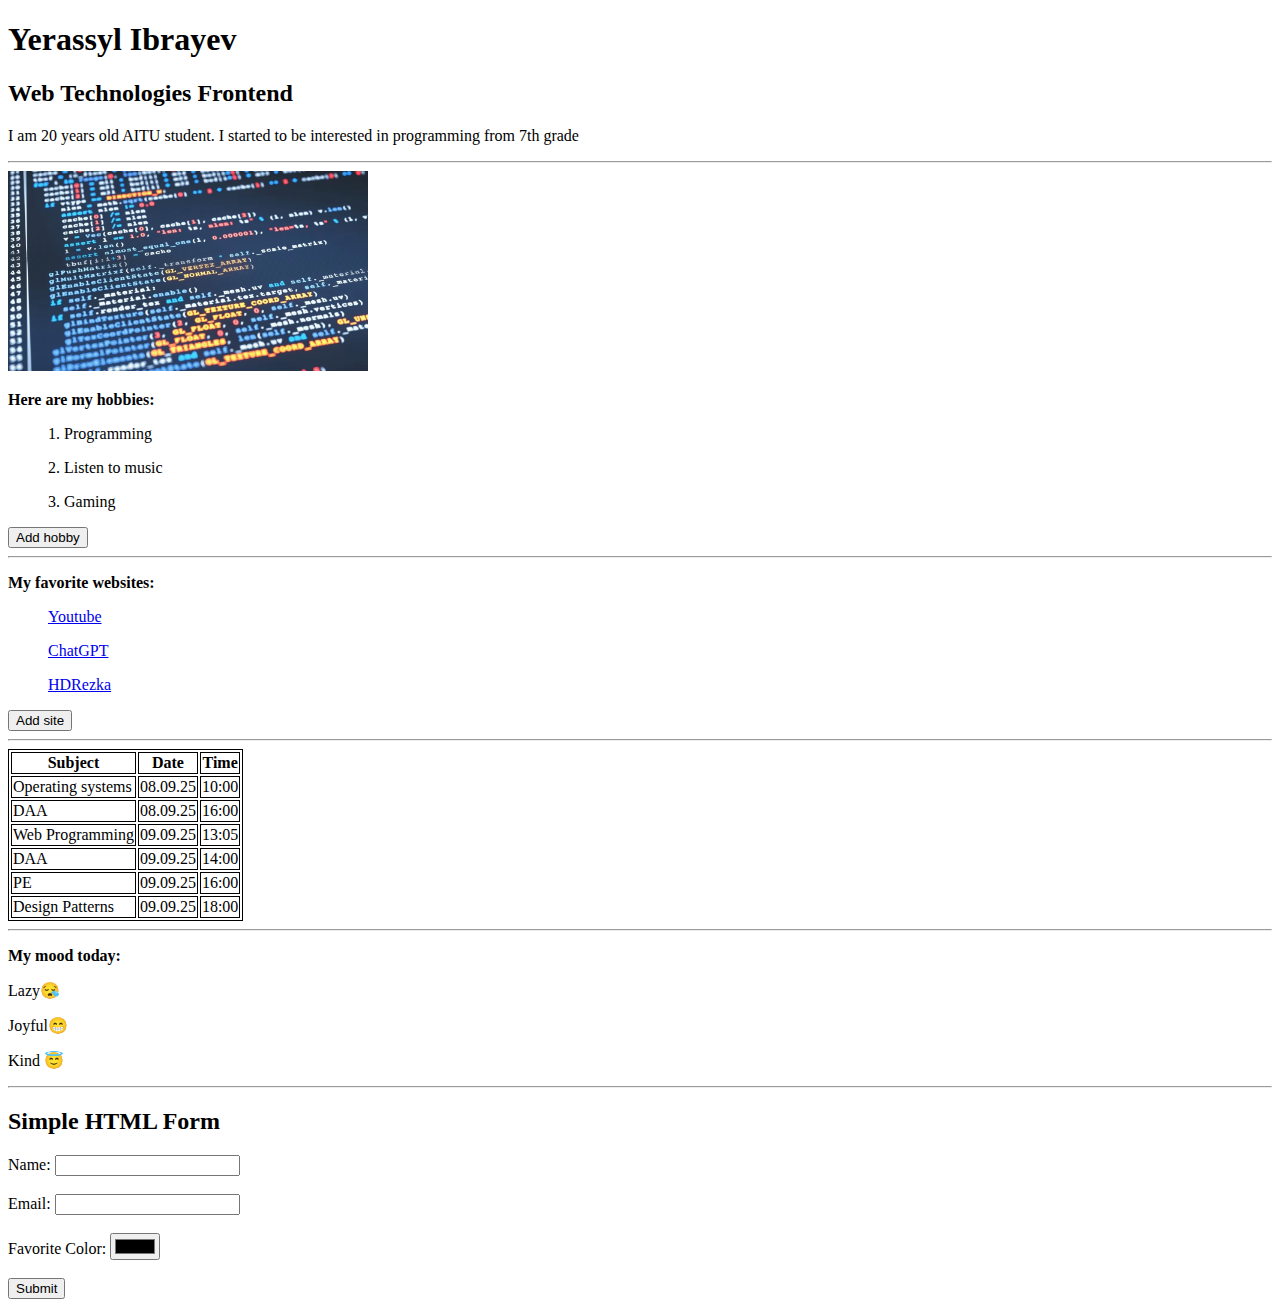
<file: index.html>
<!DOCTYPE html>
<html>
    <title>
        My First Practice Page
    </title>

    <head>
        <style>
            table, th, td {
                border: 1px solid black;
            }
        </style>
    </head>

    <body>
        <h1>Yerassyl Ibrayev</h1>
        <h2>Web Technologies Frontend</h2>
        <p>I am 20 years old AITU student. I started to be interested in programming from 7th grade</p>
        <hr>

        <img src="programming.avif" alt="Programming hobby" width="360" height="200">
        <b><p>Here are my hobbies:</p></b>
        <ol>1. Programming</ol>
        <ol>2. Listen to music</ol>
        <ol>3. Gaming</ol>
        <button type="button">Add hobby</button>
        <hr>

        <b><p>My favorite websites:</p></b>
        <ul><a href="https://youtube.com">Youtube</a></ul>
        <ul><a href="https://chat.openai.com">ChatGPT</a></ul>
        <ul><a href="https://kz.rezka.art/">HDRezka</a></ul>
        <button type="button">Add site</button>
        <hr>

        <table>
            <tr>
                <th>Subject</th>
                <th>Date</th>
                <th>Time</th>
            </tr>
            <tr>
                <td>Operating systems</td>
                <td>08.09.25</td>
                <td>10:00</td>
            </tr>
            <tr>
                <td>DAA</td>
                <td>08.09.25</td>
                <td>16:00</td>
            </tr>
            <tr>
                <td>Web Programming</td>
                <td>09.09.25</td>
                <td>13:05</td>
            </tr>
            <tr>
                <td>DAA</td>
                <td>09.09.25</td>
                <td>14:00</td>
            </tr>
            <tr>
                <td>PE</td>
                <td>09.09.25</td>
                <td>16:00</td>
            </tr>
            <tr>
                <td>Design Patterns</td>
                <td>09.09.25</td>
                <td>18:00</td>
            </tr>
        </table>
        <hr>

        <b><p>My mood today:</p></b>
        <p>Lazy&#128554;</p>
        <p>Joyful&#128513;</p>
        <p>Kind	&#128519;</p>
        <hr>

        <!DOCTYPE html>

        <h2>Simple HTML Form</h2>
        <form action="#" method="post">

        <label for="name">Name:</label>
        <input type="text" id="name" name="name" required>
        <br><br>

        <label for="email">Email:</label>
        <input type="email" id="email" name="email" required>
        <br><br>

        <label for="color">Favorite Color:</label>
        <input type="color" id="color" name="color">
        <br><br>

        <input type="submit" value="Submit">
        </form>

    </body>
</html>
</file>
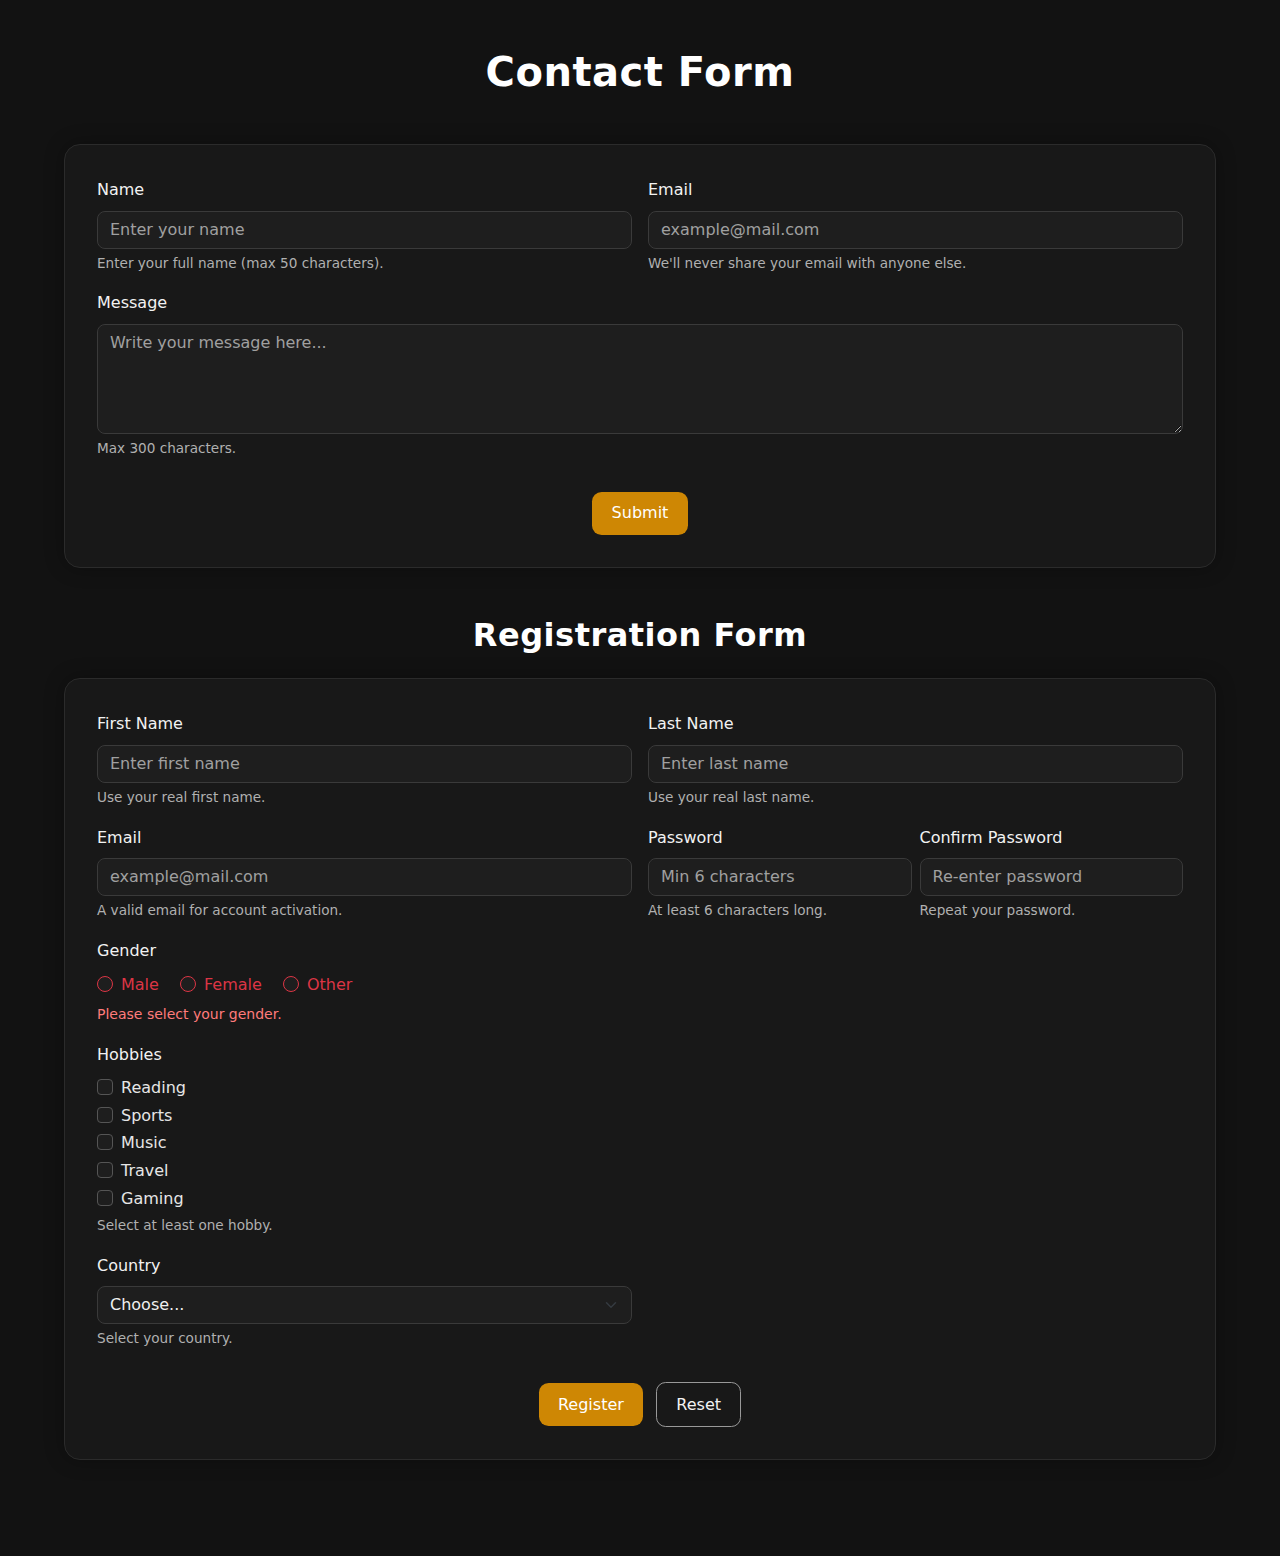
<file: index2.html>
<!DOCTYPE html>
<html lang="en">
<head>
  <meta charset="UTF-8" />
  <meta name="viewport" content="width=device-width, initial-scale=1.0" />
  <title>Contact & Registration Form</title>
  <link href="https://cdn.jsdelivr.net/npm/bootstrap@5.3.3/dist/css/bootstrap.min.css" rel="stylesheet" />
  <link href="styles2.css" rel="stylesheet">
</head>
<body>
  <div class="container py-5">
    <h1 class="text-center mb-5 fw-bold">Contact Form</h1>

    <form class="needs-validation mb-5" novalidate id="contactForm">
      <div class="row g-3">
        <div class="col-md-6">
          <label for="name" class="form-label">Name</label>
          <input type="text" id="name" class="form-control" placeholder="Enter your name" required maxlength="50">
          <div class="form-text">Enter your full name (max 50 characters).</div>
          <div class="invalid-feedback">Name is required.</div>
        </div>

        <div class="col-md-6">
          <label for="email" class="form-label">Email</label>
          <input type="email" id="email" class="form-control" placeholder="example@mail.com" required>
          <div class="form-text">We'll never share your email with anyone else.</div>
          <div class="invalid-feedback">Please provide a valid email address.</div>
        </div>

        <div class="col-12">
          <label for="message" class="form-label">Message</label>
          <textarea id="message" class="form-control" rows="4" placeholder="Write your message here..." required maxlength="300"></textarea>
          <div class="form-text">Max 300 characters.</div>
          <div class="invalid-feedback">Please write your message.</div>
        </div>

        <div class="col-12 text-center">
          <button class="btn btn-primary mt-3" type="submit">Submit</button>
        </div>
      </div>
    </form>

    <h2 class="text-center mb-4 fw-bold">Registration Form</h2>
    <form class="needs-validation" novalidate id="registrationForm">
      <div class="row g-3">
        <div class="col-md-6">
          <label for="firstName" class="form-label">First Name</label>
          <input type="text" id="firstName" class="form-control" placeholder="Enter first name" required maxlength="50">
          <div class="form-text">Use your real first name.</div>
          <div class="invalid-feedback">First name is required.</div>
        </div>

        <div class="col-md-6">
          <label for="lastName" class="form-label">Last Name</label>
          <input type="text" id="lastName" class="form-control" placeholder="Enter last name" required maxlength="50">
          <div class="form-text">Use your real last name.</div>
          <div class="invalid-feedback">Last name is required.</div>
        </div>

        <div class="col-md-6">
          <label for="regEmail" class="form-label">Email</label>
          <input type="email" id="regEmail" class="form-control" placeholder="example@mail.com" required>
          <div class="form-text">A valid email for account activation.</div>
          <div class="invalid-feedback">Valid email required.</div>
        </div>

        <div class="col-md-6">
          <div class="row g-2">
            <div class="col-12 col-md-6">
              <label for="password" class="form-label">Password</label>
              <input type="password" id="password" class="form-control" placeholder="Min 6 characters" required minlength="6">
              <div class="form-text">At least 6 characters long.</div>
              <div class="invalid-feedback">Password must be at least 6 characters.</div>
            </div>
            <div class="col-12 col-md-6">
              <label for="confirmPassword" class="form-label">Confirm Password</label>
              <input type="password" id="confirmPassword" class="form-control" placeholder="Re-enter password" required minlength="6">
              <div class="form-text">Repeat your password.</div>
              <div class="invalid-feedback">Passwords must match.</div>
            </div>
          </div>
        </div>

        <div class="col-12 gender-container">
          <label class="form-label d-block">Gender</label>
          <div class="form-check form-check-inline">
            <input class="form-check-input" type="radio" name="gender" id="male" value="male" required>
            <label class="form-check-label" for="male">Male</label>
          </div>
          <div class="form-check form-check-inline">
            <input class="form-check-input" type="radio" name="gender" id="female" value="female">
            <label class="form-check-label" for="female">Female</label>
          </div>
          <div class="form-check form-check-inline">
            <input class="form-check-input" type="radio" name="gender" id="other" value="other">
            <label class="form-check-label" for="other">Other</label>
          </div>
          <div class="invalid-feedback">Please select your gender.</div>
        </div>

        <div class="col-12">
          <label class="form-label d-block">Hobbies</label>
          <div class="form-check">
            <input class="form-check-input" type="checkbox" name="hobbies" id="reading" value="reading">
            <label class="form-check-label" for="reading">Reading</label>
          </div>
          <div class="form-check">
            <input class="form-check-input" type="checkbox" name="hobbies" id="sports" value="sports">
            <label class="form-check-label" for="sports">Sports</label>
          </div>
          <div class="form-check">
            <input class="form-check-input" type="checkbox" name="hobbies" id="music" value="music">
            <label class="form-check-label" for="music">Music</label>
          </div>
          <div class="form-check">
            <input class="form-check-input" type="checkbox" name="hobbies" id="travel" value="travel">
            <label class="form-check-label" for="travel">Travel</label>
          </div>
          <div class="form-check">
            <input class="form-check-input" type="checkbox" name="hobbies" id="gaming" value="gaming">
            <label class="form-check-label" for="gaming">Gaming</label>
          </div>
          <div class="form-text">Select at least one hobby.</div>
        </div>

        <div class="col-md-6">
          <label for="country" class="form-label">Country</label>
          <select id="country" class="form-select" required>
            <option value="">Choose...</option>
            <option>Kazakhstan</option>
            <option>South Korea</option>
            <option>Japan</option>
            <option>China</option>
            <option>United States</option>
            <option>United Kingdom</option>
            <option>Germany</option>
            <option>France</option>
          </select>
          <div class="form-text">Select your country.</div>
          <div class="invalid-feedback">Please select a country.</div>
        </div>

        <div class="col-12 text-center">
          <button class="btn btn-primary mt-3" type="submit">Register</button>
          <button class="btn btn-outline-light mt-3 ms-2" type="reset">Reset</button>
        </div>
      </div>
    </form>
  </div>

  <script src="https://cdn.jsdelivr.net/npm/bootstrap@5.3.3/dist/js/bootstrap.bundle.min.js"></script>

  <script>
    (() => {
      'use strict';
      const forms = document.querySelectorAll('.needs-validation');

      const password = document.getElementById('password');
      const confirmPassword = document.getElementById('confirmPassword');
      
      if (password && confirmPassword) {
        confirmPassword.addEventListener('input', function() {
          if (password.value !== confirmPassword.value) {
            confirmPassword.setCustomValidity("Passwords do not match");
            confirmPassword.classList.add('is-invalid');
            confirmPassword.classList.remove('is-valid');
          } else {
            confirmPassword.setCustomValidity("");
            confirmPassword.classList.add('is-valid');
            confirmPassword.classList.remove('is-invalid');
          }
        });
        
        password.addEventListener('input', function() {
          if (password.value !== confirmPassword.value) {
            confirmPassword.setCustomValidity("Passwords do not match");
            confirmPassword.classList.add('is-invalid');
            confirmPassword.classList.remove('is-valid');
          } else {
            confirmPassword.setCustomValidity("");
            confirmPassword.classList.add('is-valid');
            confirmPassword.classList.remove('is-invalid');
          }
        });
      }

      function validateRadioGroup(groupName) {
        const radios = document.querySelectorAll(`input[name="${groupName}"]`);
        const container = radios[0].closest('.gender-container');
        const errorMessage = container.querySelector('.invalid-feedback');
        let isValid = false;
        
        radios.forEach(radio => {
          if (radio.checked) isValid = true;
        });
        
        if (isValid) {
          radios.forEach(radio => {
            radio.classList.remove('is-invalid');
            radio.classList.add('is-valid');
          });
          errorMessage.style.display = 'none';
        } else {
          radios.forEach(radio => {
            radio.classList.remove('is-valid');
            radio.classList.add('is-invalid');
          });
          errorMessage.style.display = 'block';
        }
        
        return isValid;
      }

      forms.forEach(form => {
        form.addEventListener('submit', event => {
          if (password && confirmPassword && password.value !== confirmPassword.value) {
            confirmPassword.setCustomValidity("Passwords do not match");
            confirmPassword.classList.add('is-invalid');
            confirmPassword.classList.remove('is-valid');
          }
          
          validateRadioGroup('gender');
          
          if (!form.checkValidity()) {
            event.preventDefault();
            event.stopPropagation();
          }
          
          form.classList.add('was-validated');
        }, false);

        form.querySelectorAll('.form-control, .form-select').forEach(input => {
          input.addEventListener('input', function() {
            if (this.checkValidity()) {
              this.classList.add('is-valid');
              this.classList.remove('is-invalid');
            } else {
              this.classList.add('is-invalid');
              this.classList.remove('is-valid');
            }
          });
        });

        form.querySelectorAll('input[type="radio"]').forEach(radio => {
          radio.addEventListener('change', function() {
            validateRadioGroup(this.name);
          });
        });

        form.addEventListener('reset', () => {
          form.classList.remove('was-validated');
          form.querySelectorAll('.form-control, .form-select, .form-check-input').forEach(input => {
            input.classList.remove('is-valid', 'is-invalid');
          });
          const genderError = document.querySelector('.gender-container .invalid-feedback');
          if (genderError) {
            genderError.style.display = 'none';
          }
        });
      });
      
      document.addEventListener('DOMContentLoaded', function() {
        validateRadioGroup('gender');
      });
    })();
  </script>
</body>
</html>
</file>
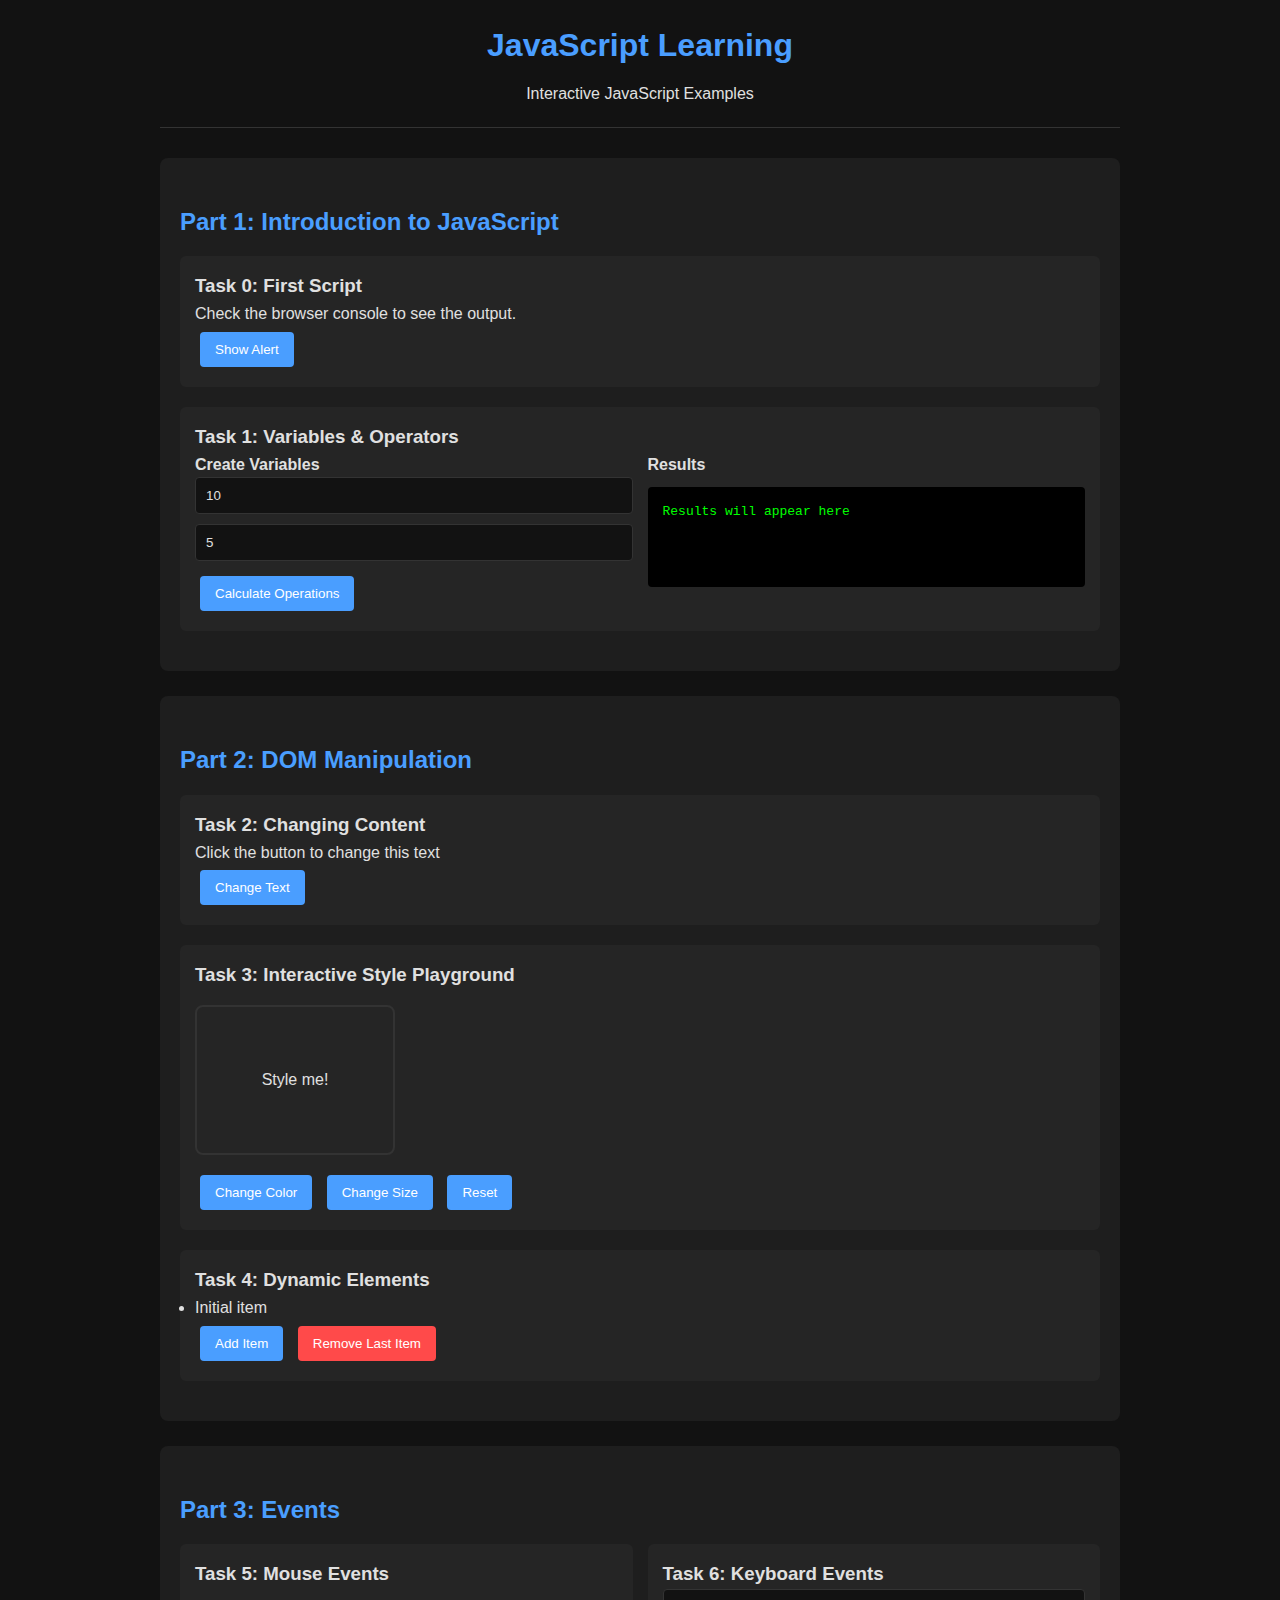
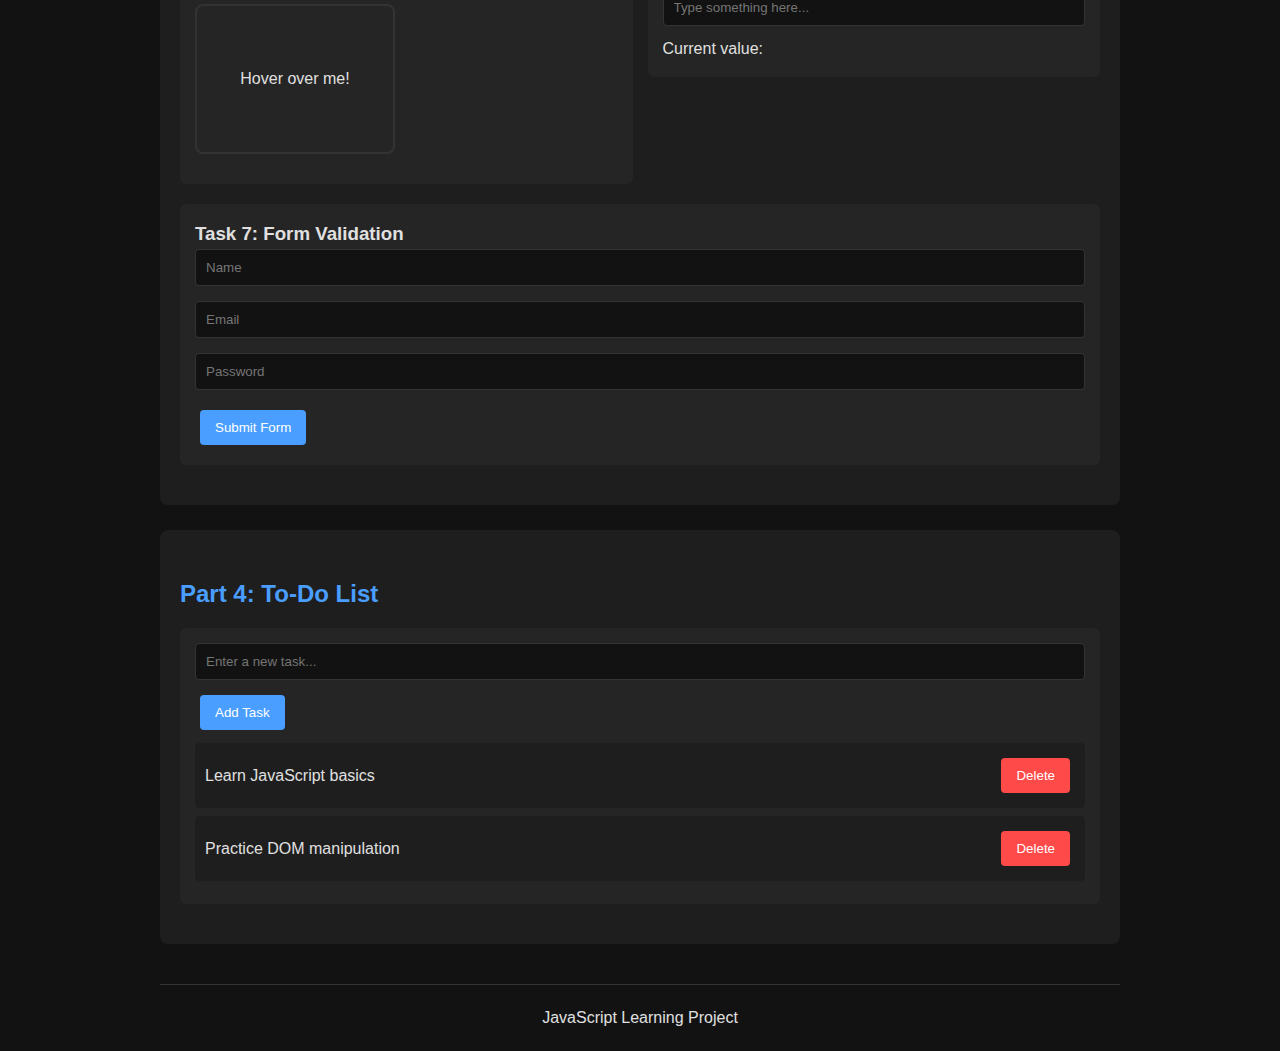
<file: index3.html>
<!DOCTYPE html>
<html lang="en">
<head>
    <meta charset="UTF-8">
    <meta name="viewport" content="width=device-width, initial-scale=1.0">
    <title>JavaScript Learning</title>
    <link href="styles3.css" rel="stylesheet">
</head>
<body>
    <header>
        <h1>JavaScript Learning</h1>
        <p>Interactive JavaScript Examples</p>
    </header>

    <section id="part1">
        <h2>Part 1: Introduction to JavaScript</h2>
        
        <div class="task-container">
            <h3>Task 0: First Script</h3>
            <p>Check the browser console to see the output.</p>
            <button id="alertBtn">Show Alert</button>
        </div>
        
        <div class="task-container">
            <h3>Task 1: Variables & Operators</h3>
            <div class="flex-container">
                <div class="flex-item">
                    <h4>Create Variables</h4>
                    <input type="number" id="num1" placeholder="Enter first number" value="10">
                    <input type="number" id="num2" placeholder="Enter second number" value="5">
                    <button id="calculateBtn">Calculate Operations</button>
                </div>
                <div class="flex-item">
                    <h4>Results</h4>
                    <div class="console-output" id="resultsOutput">
                        Results will appear here
                    </div>
                </div>
            </div>
        </div>
    </section>

    <section id="part2">
        <h2>Part 2: DOM Manipulation</h2>
        
        <div class="task-container">
            <h3>Task 2: Changing Content</h3>
            <div class="flex-container">
                <div class="flex-item">
                    <p id="changeableText">Click the button to change this text</p>
                    <button id="changeTextBtn">Change Text</button>
                </div>
            </div>
        </div>
        
        <div class="task-container">
            <h3>Task 3: Interactive Style Playground</h3>
            <div class="flex-container">
                <div class="flex-item">
                    <div id="styleBlock" class="box">
                        <p>Style me!</p>
                    </div>
                    <button id="colorBtn">Change Color</button>
                    <button id="sizeBtn">Change Size</button>
                    <button id="resetBtn">Reset</button>
                </div>
            </div>
        </div>
        
        <div class="task-container">
            <h3>Task 4: Dynamic Elements</h3>
            <ul id="itemList">
                <li>Initial item</li>
            </ul>
            <button id="addItemBtn">Add Item</button>
            <button id="removeItemBtn" class="danger-btn">Remove Last Item</button>
        </div>
    </section>

    <section id="part3">
        <h2>Part 3: Events</h2>
        
        <div class="flex-container">
            <div class="flex-item">
                <div class="task-container">
                    <h3>Task 5: Mouse Events</h3>
                    <div id="mouseBox" class="box">
                        <p>Hover over me!</p>
                    </div>
                </div>
            </div>
            
            <div class="flex-item">
                <div class="task-container">
                    <h3>Task 6: Keyboard Events</h3>
                    <input type="text" id="keyboardInput" placeholder="Type something here...">
                    <p>Current value: <span id="inputValue"></span></p>
                </div>
            </div>
        </div>
        
        <div class="task-container">
            <h3>Task 7: Form Validation</h3>
            <form id="validationForm">
                <input type="text" id="name" placeholder="Name">
                <div id="nameError" class="error"></div>
                
                <input type="email" id="email" placeholder="Email">
                <div id="emailError" class="error"></div>
                
                <input type="password" id="password" placeholder="Password">
                <div id="passwordError" class="error"></div>
                
                <button type="submit">Submit Form</button>
            </form>
            <div id="formMessage"></div>
        </div>
    </section>

    <section id="part4">
        <h2>Part 4: To-Do List</h2>
        
        <div class="task-container">
            <input type="text" id="taskInput" placeholder="Enter a new task...">
            <button id="addTaskBtn">Add Task</button>
            
            <ul id="taskList">
            </ul>
        </div>
    </section>

    <footer>
        <p>JavaScript Learning Project</p>
    </footer>

    <script>
        // Task 0: First Script
        console.log("Name: Student");
        console.log("Group: Web Development");
        
        document.getElementById('alertBtn').addEventListener('click', function() {
            alert("Hello, JavaScript World!");
        });

        // Task 1: Variables & Operators
        document.getElementById('calculateBtn').addEventListener('click', function() {
            const num1 = parseFloat(document.getElementById('num1').value) || 0;
            const num2 = parseFloat(document.getElementById('num2').value) || 0;
            
            const results = document.getElementById('resultsOutput');
            results.innerHTML = `
                <div>Addition: ${num1} + ${num2} = ${num1 + num2}</div>
                <div>Subtraction: ${num1} - ${num2} = ${num1 - num2}</div>
                <div>Multiplication: ${num1} × ${num2} = ${num1 * num2}</div>
                <div>Division: ${num1} ÷ ${num2} = ${num2 !== 0 ? (num1 / num2).toFixed(2) : 'Error'}</div>
            `;
        });

        // Task 2: Changing Content
        let textState = 0;
        const textContents = [
            "This is the first text",
            "This is the second text"
        ];
        
        document.getElementById('changeTextBtn').addEventListener('click', function() {
            textState = 1 - textState; // Toggle between 0 and 1
            document.getElementById('changeableText').textContent = textContents[textState];
        });

        // Task 3: Interactive Style Playground
        const styleBlock = document.getElementById('styleBlock');
        const colors = ['#4a9eff', '#4aff8f', '#ff4a4a', '#ffc04a', '#9e4aff'];
        let colorIndex = 0;
        let sizeIndex = 0;
        const sizes = ['150px', '200px', '250px'];
        
        document.getElementById('colorBtn').addEventListener('click', function() {
            colorIndex = (colorIndex + 1) % colors.length;
            styleBlock.style.backgroundColor = colors[colorIndex];
        });
        
        document.getElementById('sizeBtn').addEventListener('click', function() {
            sizeIndex = (sizeIndex + 1) % sizes.length;
            styleBlock.style.width = sizes[sizeIndex];
            styleBlock.style.height = sizes[sizeIndex];
        });
        
        document.getElementById('resetBtn').addEventListener('click', function() {
            styleBlock.style = '';
        });

        // Task 4: Dynamic Elements
        document.getElementById('addItemBtn').addEventListener('click', function() {
            const itemList = document.getElementById('itemList');
            const newItem = document.createElement('li');
            newItem.textContent = `Item ${itemList.children.length + 1}`;
            itemList.appendChild(newItem);
        });

        document.getElementById('removeItemBtn').addEventListener('click', function() {
            const itemList = document.getElementById('itemList');
            if (itemList.children.length > 1) {
                itemList.removeChild(itemList.lastChild);
            }
        });

        // Task 5: Mouse Events
        const mouseBox = document.getElementById('mouseBox');
        
        mouseBox.addEventListener('mouseover', function() {
            this.style.backgroundColor = '#4aff8f';
        });
        
        mouseBox.addEventListener('mouseout', function() {
            this.style.backgroundColor = '';
        });

        // Task 6: Keyboard Events
        const keyboardInput = document.getElementById('keyboardInput');
        
        keyboardInput.addEventListener('keyup', function() {
            document.getElementById('inputValue').textContent = this.value;
        });

        // Task 7: Form Validation
        const validationForm = document.getElementById('validationForm');
        
        validationForm.addEventListener('submit', function(event) {
            event.preventDefault();
            
            const name = document.getElementById('name').value.trim();
            const email = document.getElementById('email').value.trim();
            const password = document.getElementById('password').value.trim();
            
            let isValid = true;
            
            document.getElementById('nameError').textContent = '';
            document.getElementById('emailError').textContent = '';
            document.getElementById('passwordError').textContent = '';
            document.getElementById('formMessage').textContent = '';
            
            if (name === '') {
                document.getElementById('nameError').textContent = 'Name is required';
                isValid = false;
            }
            
            if (email === '') {
                document.getElementById('emailError').textContent = 'Email is required';
                isValid = false;
            } else if (!isValidEmail(email)) {
                document.getElementById('emailError').textContent = 'Please enter a valid email';
                isValid = false;
            }
            
            if (password === '') {
                document.getElementById('passwordError').textContent = 'Password is required';
                isValid = false;
            } else if (password.length < 6) {
                document.getElementById('passwordError').textContent = 'Password must be at least 6 characters';
                isValid = false;
            }
            
            if (isValid) {
                document.getElementById('formMessage').textContent = 'Form submitted successfully!';
                document.getElementById('formMessage').className = 'success';
            } else {
                document.getElementById('formMessage').textContent = 'Please fix the errors above';
                document.getElementById('formMessage').className = 'error';
            }
        });
        
        function isValidEmail(email) {
            const emailRegex = /^[^\s@]+@[^\s@]+\.[^\s@]+$/;
            return emailRegex.test(email);
        }

        // Task 8: To-Do List
        const tasks = [];
        
        document.getElementById('addTaskBtn').addEventListener('click', function() {
            const taskInput = document.getElementById('taskInput');
            const taskText = taskInput.value.trim();
            
            if (taskText !== '') {
                addTask(taskText);
                taskInput.value = '';
            }
        });
        
        function addTask(text) {
            const task = {
                id: Date.now(),
                text: text,
                completed: false
            };
            
            tasks.push(task);
            renderTasks();
        }
        
        function deleteTask(id) {
            const taskIndex = tasks.findIndex(task => task.id === id);
            if (taskIndex !== -1) {
                tasks.splice(taskIndex, 1);
                renderTasks();
            }
        }
        
        function toggleTask(id) {
            const task = tasks.find(task => task.id === id);
            if (task) {
                task.completed = !task.completed;
                renderTasks();
            }
        }
        
        function renderTasks() {
            const taskList = document.getElementById('taskList');
            taskList.innerHTML = '';
            
            tasks.forEach(task => {
                const listItem = document.createElement('li');
                listItem.className = 'list-item';
                if (task.completed) {
                    listItem.classList.add('completed');
                }
                
                listItem.innerHTML = `
                    <span onclick="toggleTask(${task.id})">${task.text}</span>
                    <button class="danger-btn" onclick="deleteTask(${task.id})">Delete</button>
                `;
                
                taskList.appendChild(listItem);
            });
        }
        
        // Initialize with example tasks
        addTask("Learn JavaScript basics");
        addTask("Practice DOM manipulation");
    </script>
</body>
</html>
</file>
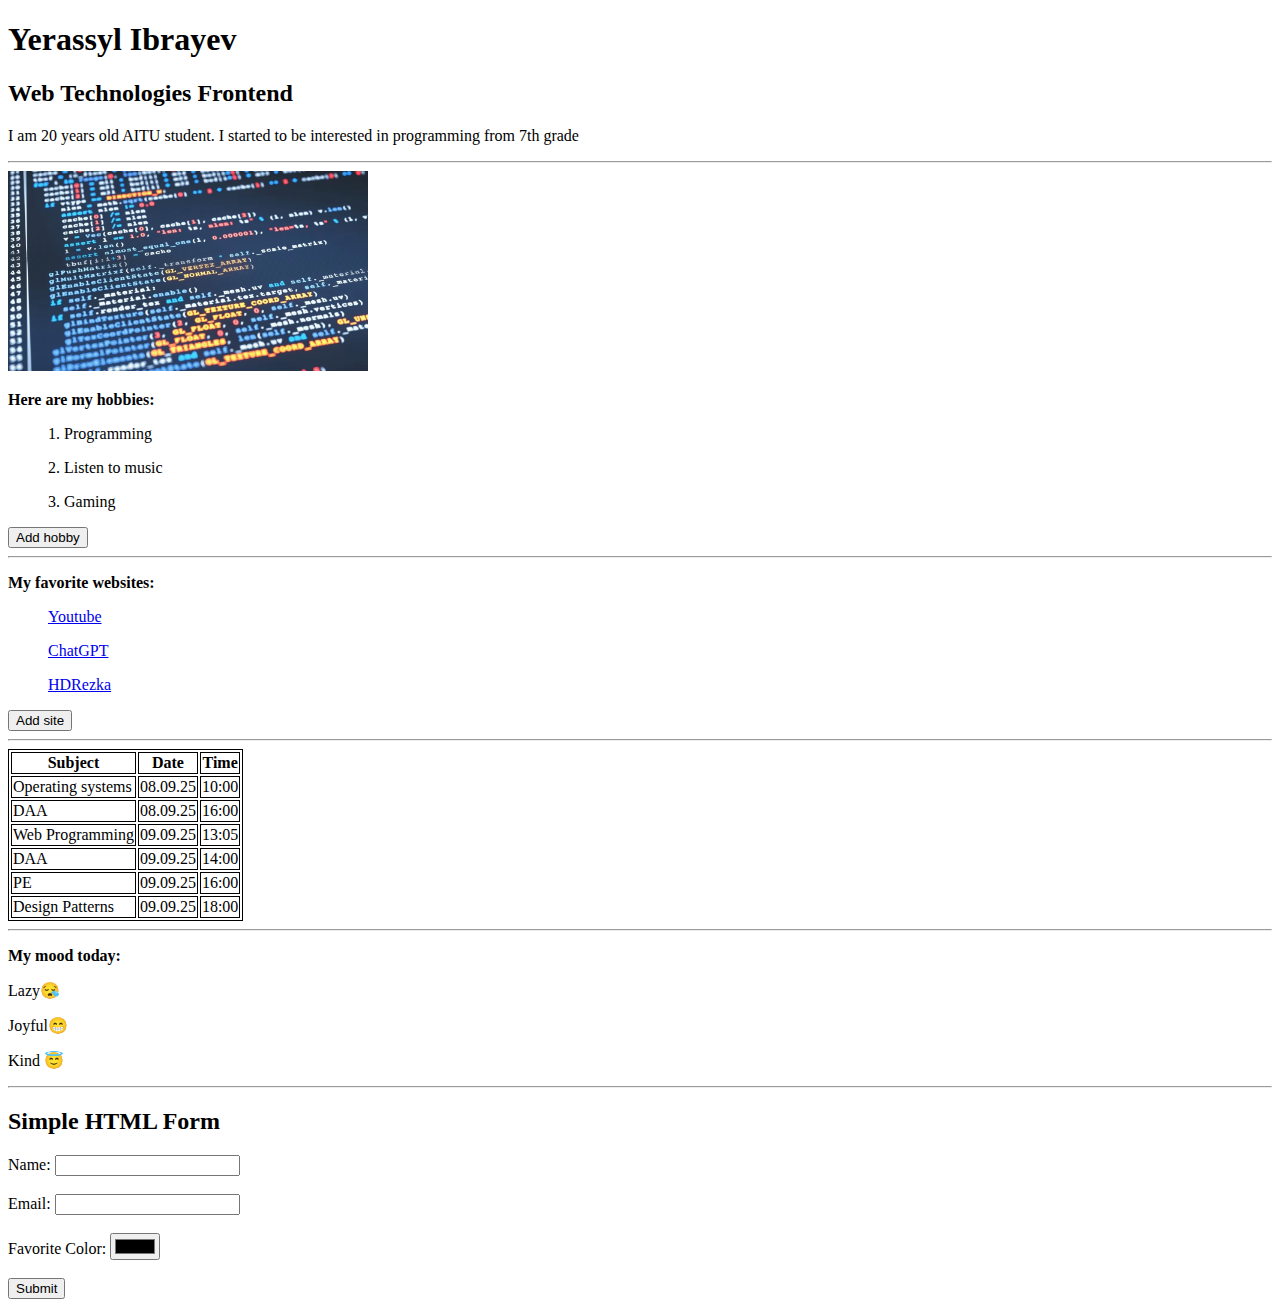
<file: test.html>
<!DOCTYPE html>
<html>
    <title>
        My First Practice Page
    </title>

    <head>
        <style>
            table, th, td {
                border: 1px solid black;
            }
        </style>
    </head>

    <body>
        <h1>Yerassyl Ibrayev</h1>
        <h2>Web Technologies Frontend</h2>
        <p>I am 20 years old AITU student. I started to be interested in programming from 7th grade</p>
        <hr>

        <img src="programming.avif" alt="Programming hobby" width="360" height="200">
        <b><p>Here are my hobbies:</p></b>
        <ol>1. Programming</ol>
        <ol>2. Listen to music</ol>
        <ol>3. Gaming</ol>
        <button type="button">Add hobby</button>
        <hr>

        <b><p>My favorite websites:</p></b>
        <ul><a href="https://youtube.com">Youtube</a></ul>
        <ul><a href="https://chat.openai.com">ChatGPT</a></ul>
        <ul><a href="https://kz.rezka.art/">HDRezka</a></ul>
        <button type="button">Add site</button>
        <hr>

        <table>
            <tr>
                <th>Subject</th>
                <th>Date</th>
                <th>Time</th>
            </tr>
            <tr>
                <td>Operating systems</td>
                <td>08.09.25</td>
                <td>10:00</td>
            </tr>
            <tr>
                <td>DAA</td>
                <td>08.09.25</td>
                <td>16:00</td>
            </tr>
            <tr>
                <td>Web Programming</td>
                <td>09.09.25</td>
                <td>13:05</td>
            </tr>
            <tr>
                <td>DAA</td>
                <td>09.09.25</td>
                <td>14:00</td>
            </tr>
            <tr>
                <td>PE</td>
                <td>09.09.25</td>
                <td>16:00</td>
            </tr>
            <tr>
                <td>Design Patterns</td>
                <td>09.09.25</td>
                <td>18:00</td>
            </tr>
        </table>
        <hr>

        <b><p>My mood today:</p></b>
        <p>Lazy&#128554;</p>
        <p>Joyful&#128513;</p>
        <p>Kind	&#128519;</p>
        <hr>

        <!DOCTYPE html>

        <h2>Simple HTML Form</h2>
        <form action="#" method="post">

        <label for="name">Name:</label>
        <input type="text" id="name" name="name" required>
        <br><br>

        <label for="email">Email:</label>
        <input type="email" id="email" name="email" required>
        <br><br>

        <label for="color">Favorite Color:</label>
        <input type="color" id="color" name="color">
        <br><br>

        <input type="submit" value="Submit">
        </form>

    </body>
</html>
</file>
<file: styles2.css>
body {
      background-color: #121212;
      color: #eaeaea;
      font-family: 'Inter', system-ui, sans-serif;
      line-height: 1.6;
    }

    .container {
      max-width: 1200px;
      margin: 0 auto;
      padding: 0 1.5rem;
    }

    h1, h2 {
      color: #ffffff;
      letter-spacing: 0.5px;
      font-weight: 700;
    }

    .form-control,
    .form-select {
      background-color: #1e1e1e;
      border: 1px solid #3a3a3a;
      color: #f0f0f0;
      transition: border-color 0.3s, box-shadow 0.3s, background-color 0.3s;
      border-radius: 0.5rem;
    }

    .form-control::placeholder,
    .form-select option {
      color: #a0a0a0;
    }

    .form-control:focus,
    .form-select:focus {
      background-color: #262626;
      border-color: #7b6cff;
      box-shadow: 0 0 0 0.25rem rgba(123, 108, 255, 0.2);
      color: #ffffff;
    }

    .form-label {
      color: #f2f2f2;
      font-weight: 500;
    }

    .form-text {
      color: #b0b0b0;
      font-size: 0.85rem;
      margin-top: 0.25rem;
    }

    .invalid-feedback {
      color: #ff7b7b;
      display: none;
    }
    .was-validated .form-check-input:invalid ~ .invalid-feedback {
      display: block;
    }
    .was-validated .form-check-input:valid ~ .invalid-feedback {
      display: none;
    }
    
    .valid-feedback {
      color: #6cff9e;
    }

    .btn-primary {
      background-color: #ce8704;
      border: none;
      color: #fff;
      font-weight: 500;
      padding: 0.6rem 1.2rem;
      border-radius: 0.6rem;
      transition: background-color 0.3s, transform 0.2s;
    }

    .btn-primary:hover {
      background-color: #6758e4;
      transform: translateY(-1px);
    }

    .btn-outline-light {
      border: 1px solid #999;
      color: #f2f2f2;
      padding: 0.6rem 1.2rem;
      border-radius: 0.6rem;
      transition: background-color 0.3s, color 0.3s;
    }

    .btn-outline-light:hover {
      background-color: #333;
      color: #fff;
    }

    .form-check-input {
      background-color: #1e1e1e;
      border-color: #555;
    }

    .form-check-input:checked {
      background-color: #7b6cff;
      border-color: #7b6cff;
    }

    .form-check-label {
      color: #e6e6e6;
    }

    @media (max-width: 768px) {
      .row.g-2 > .col-md-6 {
        width: 100%;
      }
      .container {
        max-width: 100%;
        padding: 0 1rem;
      }
    }

    form {
      background-color: #181818;
      border: 1px solid #2b2b2b;
      padding: 2rem;
      border-radius: 1rem;
      box-shadow: 0 0 20px rgba(0,0,0,0.3);
      margin-bottom: 3rem;
    }

    form h2, form h1 {
      color: #fff;
    }

    *, *::before, *::after {
      transition: all 0.2s ease-in-out;
    }
    
    .gender-container {
      position: relative;
    }
</file>
<file: styles3.css>
:root {
    --bg-primary: #121212;
    --bg-secondary: #1e1e1e;
    --bg-tertiary: #252525;
    --text-primary: #e0e0e0;
    --accent: #4a9eff;
    --accent-hover: #5fa8ff;
    --danger: #ff4a4a;
    --success: #4aff8f;
    --border: #333;
}

* {
    margin: 0;
    padding: 0;
    box-sizing: border-box;
    font-family: 'Segoe UI', Tahoma, Geneva, Verdana, sans-serif;
}

body {
    background-color: var(--bg-primary);
    color: var(--text-primary);
    line-height: 1.6;
    padding: 20px;
    max-width: 1000px;
    margin: 0 auto;
}

header {
    text-align: center;
    margin-bottom: 30px;
    padding-bottom: 20px;
    border-bottom: 1px solid var(--border);
}

h1 {
    color: var(--accent);
    margin-bottom: 10px;
}

h2 {
    margin: 25px 0 15px;
    color: var(--accent);
}

section {
    background-color: var(--bg-secondary);
    border-radius: 8px;
    padding: 20px;
    margin-bottom: 25px;
}

.task-container {
    margin-bottom: 20px;
    padding: 15px;
    background-color: var(--bg-tertiary);
    border-radius: 6px;
}

button {
    background-color: var(--accent);
    color: white;
    border: none;
    padding: 10px 15px;
    border-radius: 4px;
    cursor: pointer;
    margin: 5px;
    transition: background-color 0.3s;
}

button:hover {
    background-color: var(--accent-hover);
}

.danger-btn {
    background-color: var(--danger);
}

input {
    background-color: var(--bg-primary);
    color: var(--text-primary);
    border: 1px solid var(--border);
    padding: 10px;
    border-radius: 4px;
    width: 100%;
    margin-bottom: 10px;
}

.box {
    width: 200px;
    height: 150px;
    background-color: var(--bg-tertiary);
    border: 2px solid var(--border);
    display: flex;
    align-items: center;
    justify-content: center;
    margin: 15px 0;
    border-radius: 8px;
    transition: all 0.3s;
}

.list-item {
    display: flex;
    justify-content: space-between;
    align-items: center;
    padding: 10px;
    margin: 8px 0;
    background-color: var(--bg-secondary);
    border-radius: 4px;
}

.completed {
    text-decoration: line-through;
    opacity: 0.7;
}

.error {
    color: var(--danger);
    font-size: 0.9em;
    margin-top: 5px;
}

.success {
    color: var(--success);
    font-size: 0.9em;
    margin-top: 5px;
}

.console-output {
    background-color: #000;
    color: #0f0;
    padding: 15px;
    border-radius: 4px;
    font-family: monospace;
    min-height: 100px;
    margin-top: 10px;
}

.flex-container {
    display: flex;
    gap: 15px;
    flex-wrap: wrap;
}

.flex-item {
    flex: 1;
    min-width: 250px;
}

footer {
    text-align: center;
    margin-top: 40px;
    padding-top: 20px;
    border-top: 1px solid var(--border);
}
</file>
